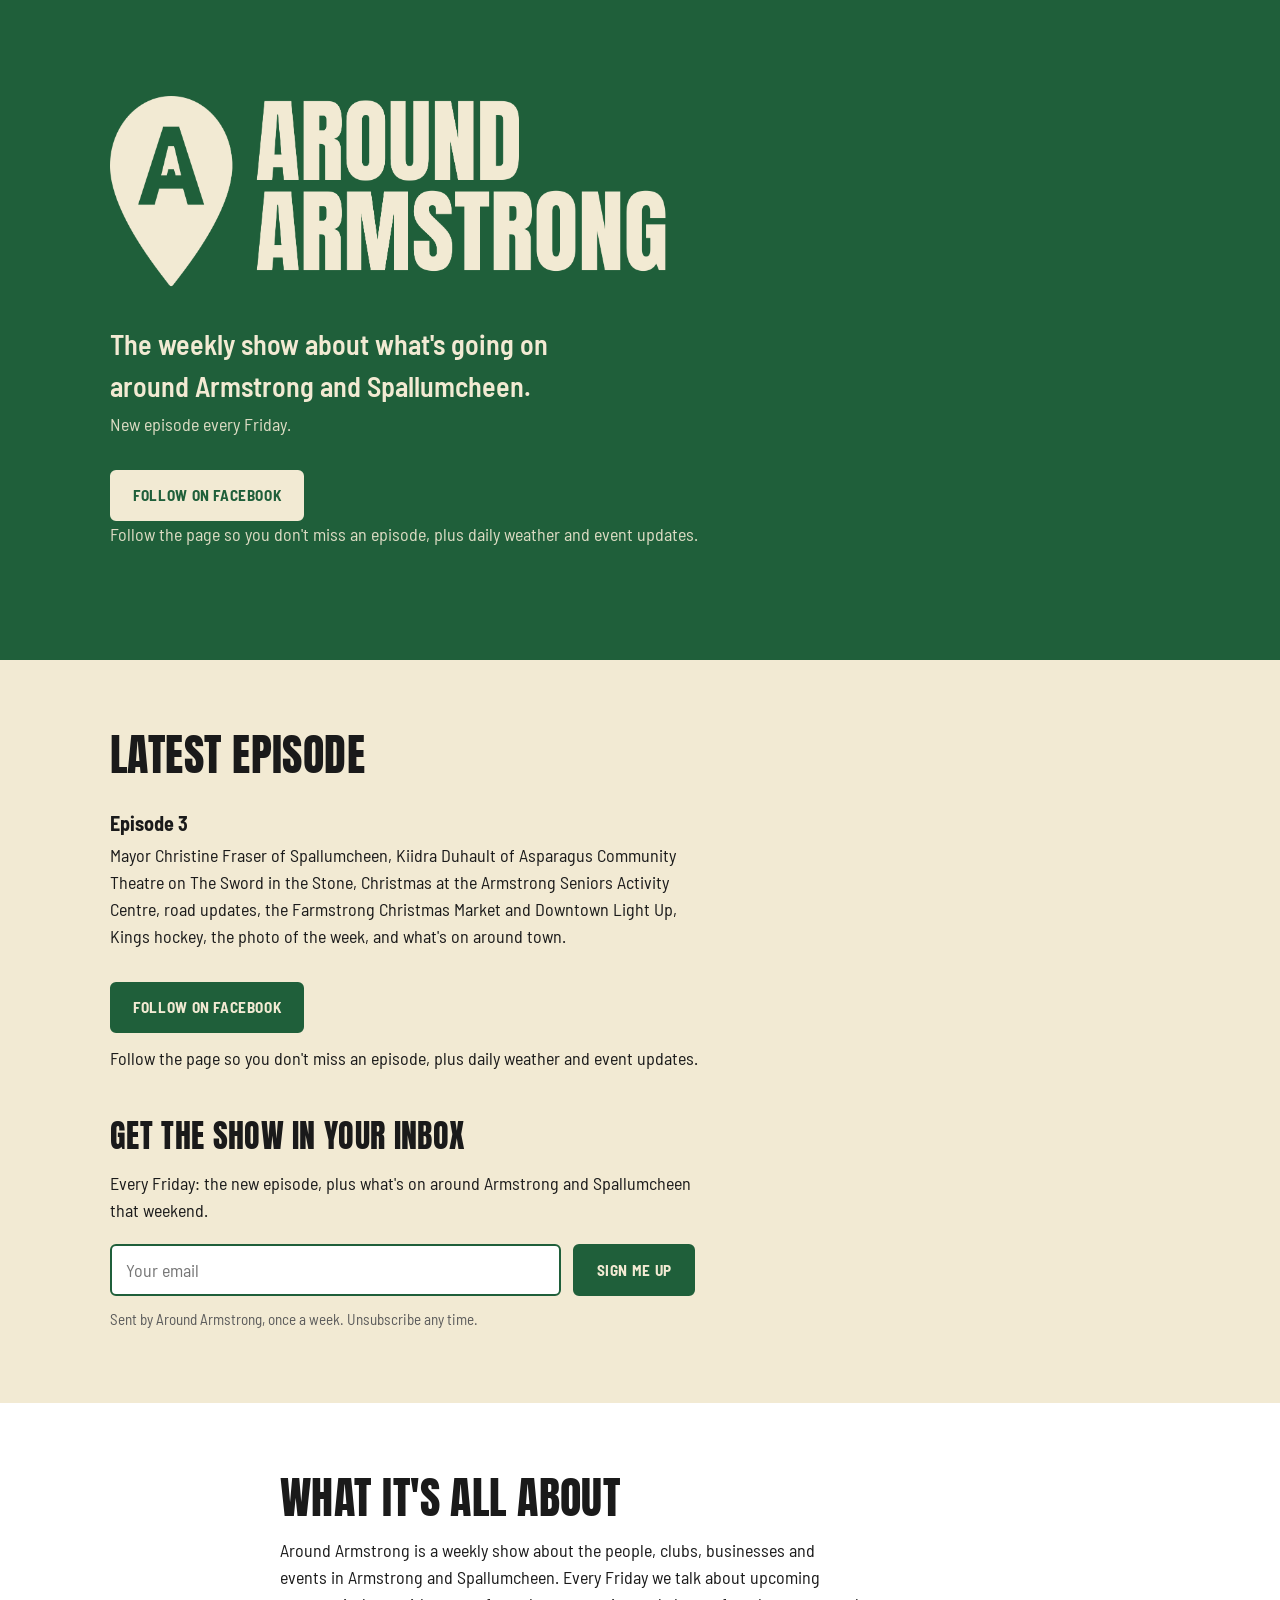
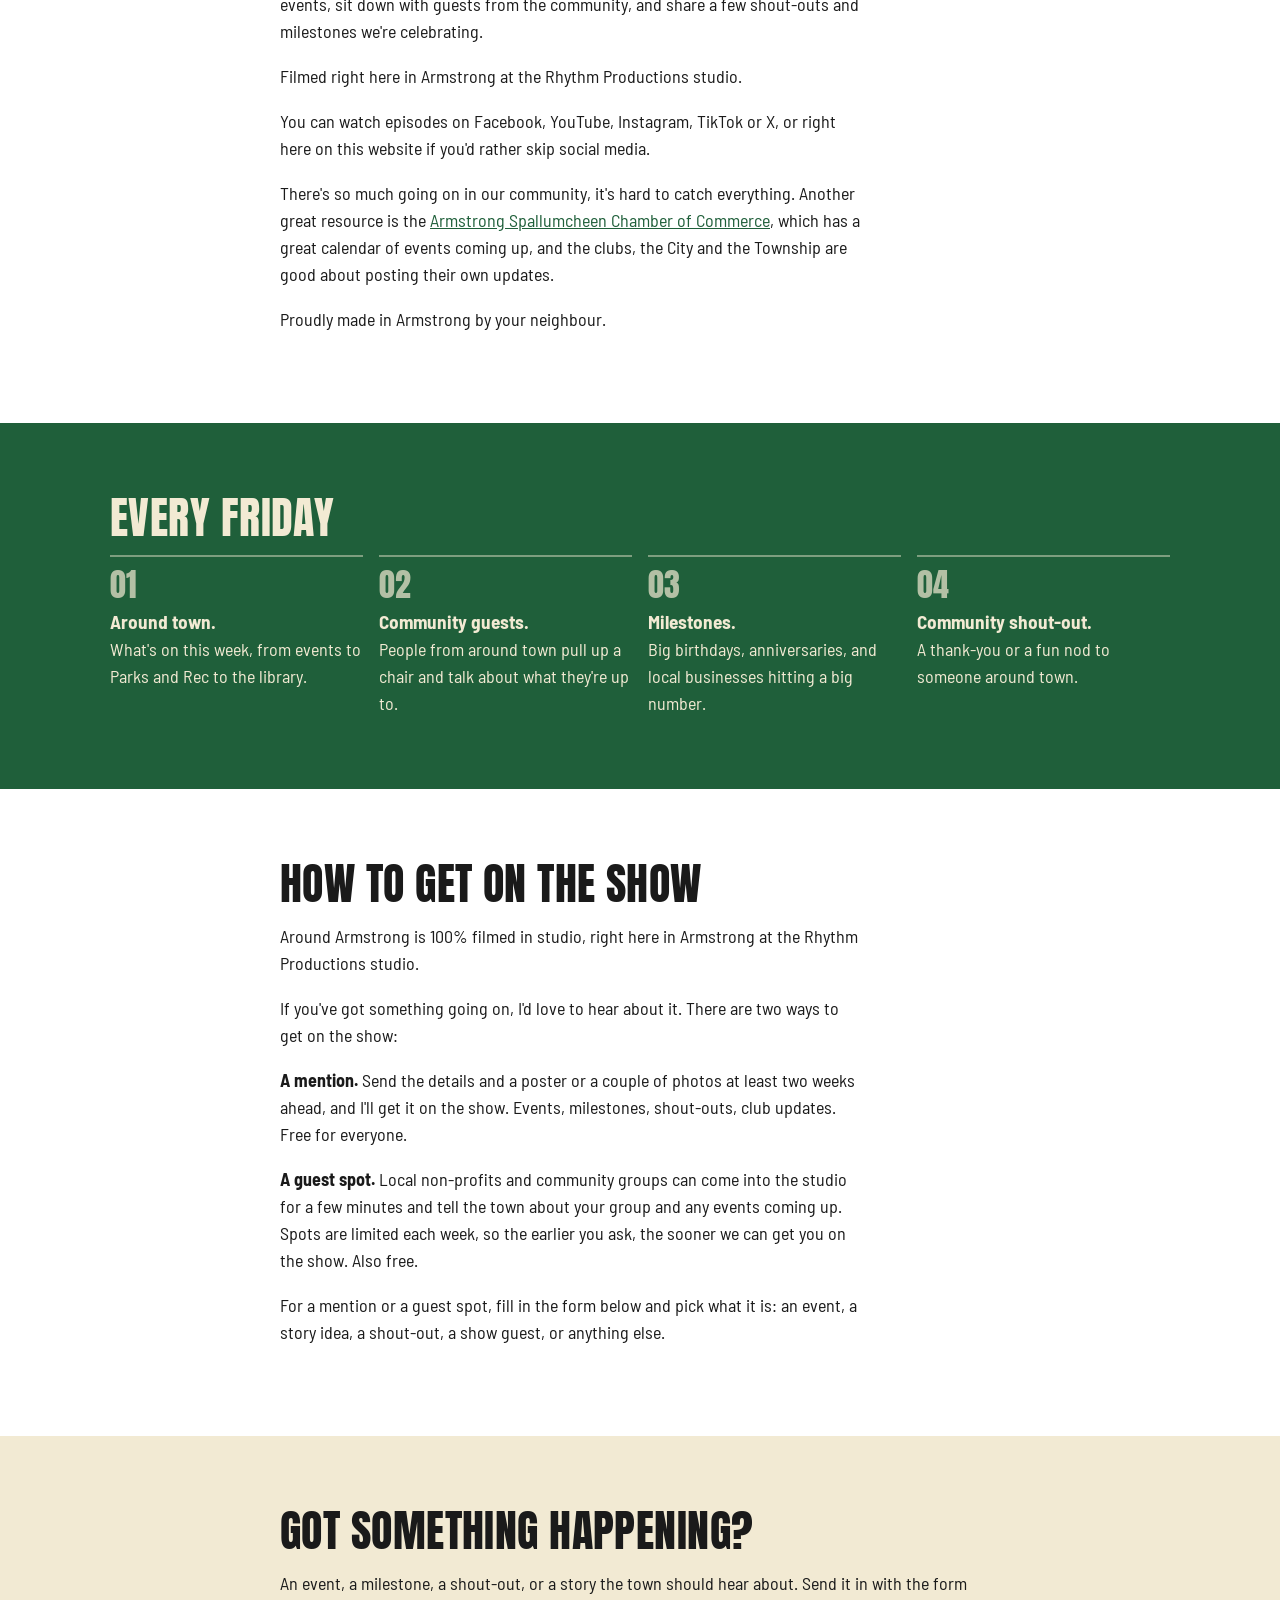
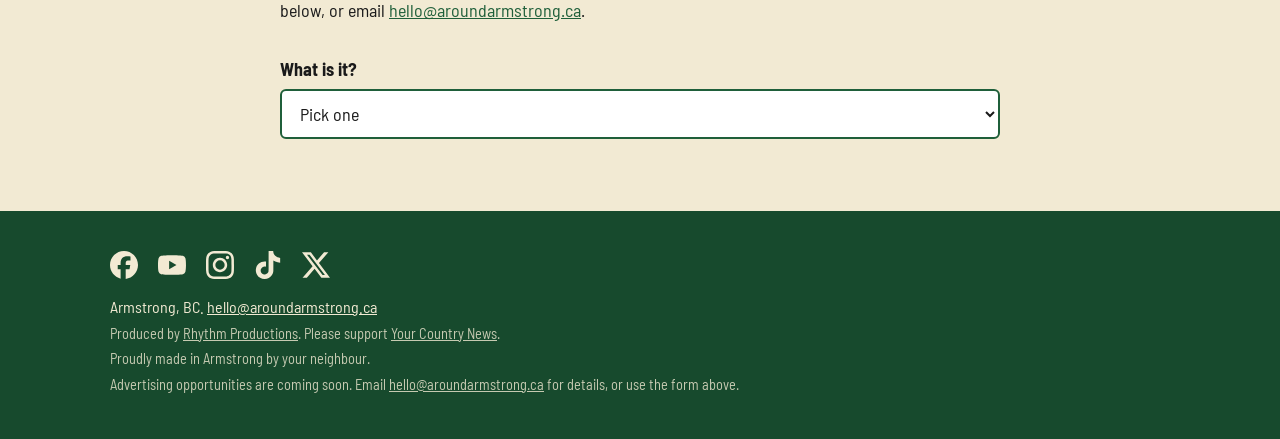
<file: index.html>
<!doctype html>
<html lang="en-CA">
<head>
  <meta charset="utf-8">
  <meta name="viewport" content="width=device-width, initial-scale=1">
  <title>Around Armstrong | The weekly show about what's going on around Armstrong and Spallumcheen</title>
  <meta name="description" content="The weekly show about what's going on around Armstrong and Spallumcheen. New episode every Friday.">
  <link rel="canonical" href="https://aroundarmstrong.ca/">
  <link rel="icon" type="image/svg+xml" href="/assets/favicon.svg">
  <link rel="icon" type="image/png" sizes="64x64" href="/assets/favicon.png">
  <link rel="apple-touch-icon" href="/assets/apple-touch-icon.png">
  <meta property="og:title" content="Around Armstrong | The weekly show about what's going on around Armstrong and Spallumcheen">
  <meta property="og:description" content="The weekly show about what's going on around Armstrong and Spallumcheen. New episode every Friday.">
  <meta property="og:image" content="https://aroundarmstrong.ca/assets/og-image.png">
  <meta property="og:url" content="https://aroundarmstrong.ca/">
  <meta property="og:type" content="website">
  <meta name="twitter:card" content="summary_large_image">
  <link rel="preconnect" href="https://fonts.googleapis.com">
  <link rel="preconnect" href="https://fonts.gstatic.com" crossorigin>
  <link href="https://fonts.googleapis.com/css2?family=Anton&family=Barlow+Semi+Condensed:wght@400;600;700&display=swap" rel="stylesheet">
  <link rel="stylesheet" href="/styles.css">
</head>
<body>
<div id="fb-root"></div>
<script async defer crossorigin="anonymous" src="https://connect.facebook.net/en_US/sdk.js#xfbml=1&amp;version=v21.0"></script>

<header class="hero">
  <div class="wrap">
    <a class="lockup" href="/" aria-label="Around Armstrong home"><img src="/assets/lockup-cream.png" alt="Around Armstrong" width="1727" height="600"></a>
    <p class="hero__tag">The weekly show about what's going on<br class="hero__br">around Armstrong and Spallumcheen.</p>
    <p class="hero__sub">New episode every Friday.</p>
    <div class="hero__cta">
      <a class="btn" href="https://www.facebook.com/aroundarmstrong" target="_blank" rel="noopener">Follow on Facebook</a>
    </div>
    <p class="hero__sub">Follow the page so you don't miss an episode, plus daily weather and event updates.</p>
  </div>
</header>

<main>

  <section class="episode" id="latest">
    <div class="wrap">
      <h2>Latest episode</h2>
      <!-- Update this Facebook video URL every Friday. Use the address from the post's Embed code, not a share link. -->
      <div class="embed"><div class="fb-video" data-href="https://www.facebook.com/reel/1477889657783889/" data-width="auto" data-show-text="true" data-allowfullscreen="true"></div></div>
      <p class="episode__title"><strong>Episode 3</strong></p>
      <p class="episode__desc">Mayor Christine Fraser of Spallumcheen, Kiidra Duhault of Asparagus Community Theatre on The Sword in the Stone, Christmas at the Armstrong Seniors Activity Centre, road updates, the Farmstrong Christmas Market and Downtown Light Up, Kings hockey, the photo of the week, and what's on around town.</p>

      <div class="follow">
        <a class="btn btn--solid" href="https://www.facebook.com/aroundarmstrong" target="_blank" rel="noopener">Follow on Facebook</a>
        <p class="follow__note">Follow the page so you don't miss an episode, plus daily weather and event updates.</p>
      </div>

      <div class="signup">
        <h3>Get the show in your inbox</h3>
        <p>Every Friday: the new episode, plus what's on around Armstrong and Spallumcheen that weekend.</p>
        <form class="signup__form" action="https://buttondown.com/api/emails/embed-subscribe/AroundArmstrong" method="post" target="_blank">
          <label for="s-email" class="visually-hidden">Email</label>
          <input id="s-email" type="email" name="email" placeholder="Your email" autocomplete="email" required>
          <input type="hidden" name="embed" value="1">
          <input type="hidden" name="tag" value="website">
          <button class="btn btn--solid" type="submit">Sign me up</button>
        </form>
        <p class="signup__fine">Sent by Around Armstrong, once a week. Unsubscribe any time.</p>
      </div>
    </div>
  </section>

  <section class="about" id="about">
    <div class="wrap wrap--narrow">
      <h2>What it's all about</h2>
      <p>Around Armstrong is a weekly show about the people, clubs, businesses and events in Armstrong and Spallumcheen. Every Friday we talk about upcoming events, sit down with guests from the community, and share a few shout-outs and milestones we're celebrating.</p>
      <p>Filmed right here in Armstrong at the Rhythm Productions studio.</p>
      <p>You can watch episodes on Facebook, YouTube, Instagram, TikTok or X, or right here on this website if you'd rather skip social media.</p>
      <p>There's so much going on in our community, it's hard to catch everything. Another great resource is the <a href="https://www.aschamber.com" target="_blank" rel="noopener">Armstrong Spallumcheen Chamber of Commerce</a>, which has a great calendar of events coming up, and the clubs, the City and the Township are good about posting their own updates.</p>
      <p>Proudly made in Armstrong by your neighbour.</p>
    </div>
  </section>

  <section class="rundown" id="rundown">
    <div class="wrap">
      <h2>Every Friday</h2>
      <ol class="segments">
        <li><strong>Around town.</strong> What's on this week, from events to Parks and Rec to the library.</li>
        <li><strong>Community guests.</strong> People from around town pull up a chair and talk about what they're up to.</li>
        <li><strong>Milestones.</strong> Big birthdays, anniversaries, and local businesses hitting a big number.</li>
        <li><strong>Community shout-out.</strong> A thank-you or a fun nod to someone around town.</li>
      </ol>
    </div>
  </section>

  <section class="about" id="get-on-the-show">
    <div class="wrap wrap--narrow">
      <h2>How to get on the show</h2>
      <p>Around Armstrong is 100% filmed in studio, right here in Armstrong at the Rhythm Productions studio.</p>
      <p>If you've got something going on, I'd love to hear about it. There are two ways to get on the show:</p>
      <p><strong>A mention.</strong> Send the details and a poster or a couple of photos at least two weeks ahead, and I'll get it on the show. Events, milestones, shout-outs, club updates. Free for everyone.</p>
      <p><strong>A guest spot.</strong> Local non-profits and community groups can come into the studio for a few minutes and tell the town about your group and any events coming up. Spots are limited each week, so the earlier you ask, the sooner we can get you on the show. Also free.</p>
      <p>For a mention or a guest spot, fill in the form below and pick what it is: an event, a story idea, a shout-out, a show guest, or anything else.</p>
    </div>
  </section>

  <section class="tip" id="tips">
    <div class="wrap wrap--narrow">
      <h2>Got something happening?</h2>
      <p>An event, a milestone, a shout-out, or a story the town should hear about. Send it in with the form below, or email <a href="mailto:hello@aroundarmstrong.ca">hello@aroundarmstrong.ca</a>.</p>

      <form class="form" id="submission-form" name="submissions" method="POST" action="/thanks.html" enctype="multipart/form-data" data-netlify="true" netlify-honeypot="bot-field">
        <input type="hidden" name="form-name" value="submissions">
        <p class="form__hp" aria-hidden="true">
          <label>Leave this field empty: <input type="text" name="bot-field" tabindex="-1" autocomplete="off"></label>
        </p>

        <div class="form__row">
          <label for="f-type">What is it?</label>
          <select id="f-type" name="type" required aria-describedby="f-type-err">
            <option value="" disabled selected>Pick one</option>
            <option>Event</option>
            <option>Milestone</option>
            <option>Shout-out</option>
            <option>Pet of the week</option>
            <option>Story idea</option>
            <option>Show guest</option>
            <option>Sponsor inquiry</option>
            <option>Something else</option>
          </select>
          <p class="form__error" id="f-type-err" hidden></p>
        </div>

        <div class="form__body" id="form-body">

          <!-- Pet of the week only -->
          <fieldset class="form__group" data-for="pet">
            <legend class="visually-hidden">Pet of the week</legend>
            <p class="form__intro">Send us your pet and a couple of sentences about them. We pick one each week.</p>
            <div class="form__row">
              <label for="f-pet-name">Pet's name</label>
              <input id="f-pet-name" name="pet_name" type="text" aria-describedby="f-pet-name-err">
              <p class="form__error" id="f-pet-name-err" hidden></p>
            </div>
          </fieldset>

          <!-- Shared by every type -->
          <div class="form__row">
            <label for="f-name"><span data-label-general>Your name</span><span data-label-pet hidden>Your first name</span></label>
            <input id="f-name" name="name" type="text" autocomplete="name" required aria-describedby="f-name-err">
            <p class="form__error" id="f-name-err" hidden></p>
          </div>

          <div class="form__row">
            <label for="f-email">Email</label>
            <input id="f-email" name="email" type="email" autocomplete="email" required aria-describedby="f-email-help f-email-err">
            <p class="form__help" id="f-email-help" data-help-pet hidden>Not shown on air. So we can tell you which Friday your pet is on.</p>
            <p class="form__error" id="f-email-err" hidden></p>
          </div>

          <fieldset class="form__row form__town" aria-describedby="f-town-err">
            <legend><span>Your town</span> <span class="form__opt" data-town-opt>(optional)</span></legend>
            <div class="form__choices">
              <label class="form__choice"><input type="radio" name="town" value="Armstrong"> Armstrong</label>
              <label class="form__choice"><input type="radio" name="town" value="Spallumcheen"> Spallumcheen</label>
              <label class="form__choice"><input type="radio" name="town" value="Other" id="f-town-other-radio"> Other</label>
            </div>
            <div class="form__other" id="f-town-other-wrap" hidden>
              <label for="f-town-other">Which town?</label>
              <input id="f-town-other" name="town_other" type="text" autocomplete="address-level2" aria-describedby="f-town-other-err">
              <p class="form__error" id="f-town-other-err" hidden></p>
            </div>
            <p class="form__error" id="f-town-err" hidden></p>
          </fieldset>

          <!-- Every type except Pet of the week -->
          <fieldset class="form__group" data-for="general">
            <legend class="visually-hidden">Details</legend>
            <div class="form__row">
              <label for="f-phone">Phone <span class="form__opt">(optional)</span></label>
              <input id="f-phone" name="phone" type="tel" autocomplete="tel">
            </div>

            <div class="form__row">
              <label for="f-org">Business or organization <span class="form__opt">(optional)</span></label>
              <input id="f-org" name="organization" type="text" autocomplete="organization">
            </div>

            <div class="form__row">
              <label for="f-date">When is it happening? <span class="form__opt">(optional)</span></label>
              <input id="f-date" name="date" type="date">
            </div>

            <div class="form__row">
              <label for="f-details">Tell me about it</label>
              <textarea id="f-details" name="details" rows="6" required aria-describedby="f-details-err"></textarea>
              <p class="form__error" id="f-details-err" hidden></p>
            </div>
          </fieldset>

          <!-- Pet of the week only -->
          <fieldset class="form__group" data-for="pet">
            <legend class="visually-hidden">About your pet</legend>
            <div class="form__row">
              <label for="f-pet-about">About your pet (2 sentences)</label>
              <textarea id="f-pet-about" name="pet_about" rows="4" maxlength="300" aria-describedby="f-pet-about-count f-pet-about-err"></textarea>
              <p class="form__help form__count" id="f-pet-about-count" aria-live="polite">0 / 300</p>
              <p class="form__error" id="f-pet-about-err" hidden></p>
            </div>
          </fieldset>

          <div class="form__row form__row--check">
            <label><input type="checkbox" name="newsletter" value="yes"> <strong>Add me to the weekly email too</strong></label>
          </div>

          <!-- Photo box: consent, then photo. Submit sits right after it. -->
          <fieldset class="form__photobox">
          <legend>Add a photo <span class="form__opt" id="f-photo-opt">(optional)</span></legend>
          <div class="form__row form__row--check form__consent">
            <label><input id="f-consent" type="checkbox" name="consent" value="yes" required aria-describedby="f-consent-err"> <span id="f-consent-text">I took this photo or have permission to share it. If people are in it, they've agreed to it being shared (a parent or guardian for anyone under 18). Around Armstrong can show it on the show, the website and its social media pages.</span></label>
            <input type="hidden" name="consent_text" id="f-consent-text-field" value="I took this photo or have permission to share it. If people are in it, they've agreed to it being shared (a parent or guardian for anyone under 18). Around Armstrong can show it on the show, the website and its social media pages.">
            <input type="hidden" name="consent_at" id="f-consent-at" value="">
            <p class="form__error" id="f-consent-err" hidden></p>
          </div>

          <div class="form__row" id="f-photo-row">
            <label for="f-photo">Choose a photo</label>
            <input id="f-photo" name="photo" type="file" accept="image/*" aria-describedby="f-photo-help f-photo-lock f-photo-err">
            <p class="form__help" id="f-photo-help">One photo, up to 8 MB.</p>
            <p class="form__help form__lock" id="f-photo-lock" hidden>Tick the box above to add a photo.</p>
            <p class="form__error" id="f-photo-err" hidden></p>
          </div>
          </fieldset>

          <button class="btn btn--solid" type="submit">Send it in</button>
        </div>
      </form>
    </div>
  </section>

</main>

<footer class="foot">
  <div class="wrap">
    <nav class="social" aria-label="Social links">
      <a class="social__icon social__icon--facebook" href="https://www.facebook.com/aroundarmstrong" target="_blank" rel="noopener" aria-label="Around Armstrong on Facebook" title="Facebook"></a>
      <a class="social__icon social__icon--youtube" href="https://www.youtube.com/@aroundarmstrong" target="_blank" rel="noopener" aria-label="Episodes on YouTube" title="Episodes on YouTube"></a>
      <a class="social__icon social__icon--instagram" href="https://www.instagram.com/aroundarmstrong" target="_blank" rel="noopener" aria-label="Around Armstrong on Instagram" title="Instagram"></a>
      <a class="social__icon social__icon--tiktok" href="https://www.tiktok.com/@aroundarmstrong" target="_blank" rel="noopener" aria-label="Around Armstrong on TikTok" title="TikTok"></a>
      <a class="social__icon social__icon--x" href="https://x.com/aroundarmstrong" target="_blank" rel="noopener" aria-label="Around Armstrong on X" title="X"></a>
    </nav>
    <p class="foot__line">Armstrong, BC. <a href="mailto:hello@aroundarmstrong.ca">hello@aroundarmstrong.ca</a></p>
    <p class="foot__line foot__line--small">Produced by <a href="https://rhythmproductions.ca" target="_blank" rel="noopener">Rhythm Productions</a>. Please support <a href="https://www.facebook.com/p/Your-Country-News-100063523994968/" target="_blank" rel="noopener">Your Country News</a>.</p>
    <p class="foot__line foot__line--small">Proudly made in Armstrong by your neighbour.</p>
    <p class="foot__line foot__line--small">Advertising opportunities are coming soon. Email <a href="mailto:hello@aroundarmstrong.ca">hello@aroundarmstrong.ca</a> for details, or use the form above.</p>
  </div>
</footer>

<script src="/form.js" defer></script>
</body>
</html>
</file>
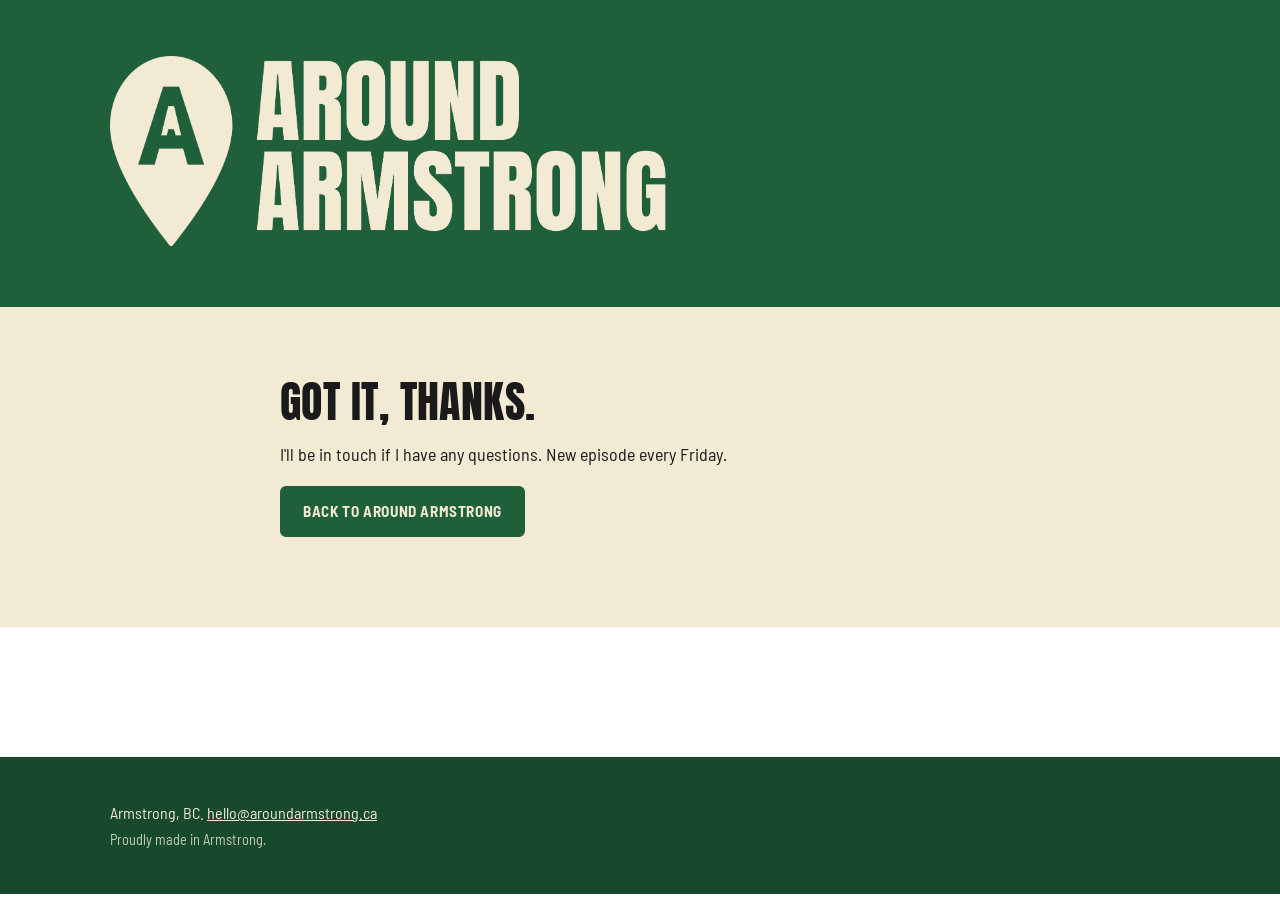
<file: thanks.html>
<!doctype html>
<html lang="en-CA">
<head>
  <meta charset="utf-8">
  <meta name="viewport" content="width=device-width, initial-scale=1">
  <title>Got it, thanks | Around Armstrong</title>
  <meta name="robots" content="noindex">
  <link rel="icon" type="image/svg+xml" href="/assets/favicon.svg">
  <link rel="icon" type="image/png" sizes="64x64" href="/assets/favicon.png">
  <link rel="apple-touch-icon" href="/assets/apple-touch-icon.png">
  <link rel="preconnect" href="https://fonts.googleapis.com">
  <link rel="preconnect" href="https://fonts.gstatic.com" crossorigin>
  <link href="https://fonts.googleapis.com/css2?family=Anton&family=Barlow+Semi+Condensed:wght@400;600;700&display=swap" rel="stylesheet">
  <link rel="stylesheet" href="/styles.css">
</head>
<body class="thanks">

<header class="hero hero--short">
  <div class="wrap">
    <a class="lockup" href="/" aria-label="Around Armstrong home"><img src="/assets/lockup-cream.png" alt="Around Armstrong" width="1727" height="600"></a>
  </div>
</header>

<main>
  <section class="tip">
    <div class="wrap wrap--narrow">
      <h2>Got it, thanks.</h2>
      <p>I'll be in touch if I have any questions. New episode every Friday.</p>
      <p><a class="btn btn--solid" href="/">Back to Around Armstrong</a></p>
    </div>
  </section>
</main>

<footer class="foot">
  <div class="wrap">
    <p class="foot__line">Armstrong, BC. <a href="mailto:hello@aroundarmstrong.ca">hello@aroundarmstrong.ca</a></p>
    <p class="foot__line foot__line--small">Proudly made in Armstrong.</p>
  </div>
</footer>

</body>
</html>
</file>
<file: styles.css>
:root {
  --green: #1F5F3A;
  --green-deep: #174A2D;
  --cream: #F2EAD3;
  --ink: #1A1A1A;
  --paper: #FFFFFF;
  --mute: #5B5B5B;
  --wrap: 1100px;
}

* { box-sizing: border-box; }
html { scroll-behavior: smooth; }
body {
  margin: 0;
  font-family: "Barlow Semi Condensed", system-ui, -apple-system, "Segoe UI", sans-serif;
  font-size: 1.125rem;
  line-height: 1.5;
  color: var(--ink);
  background: var(--paper);
}
a { color: var(--green); }
h2 {
  font-family: "Anton", "Arial Narrow", sans-serif;
  font-weight: 400;
  letter-spacing: 0.01em;
  font-size: clamp(2rem, 4vw, 2.75rem);
  line-height: 1;
  margin: 0 0 1rem;
  text-transform: uppercase;
}
.wrap { max-width: var(--wrap); margin: 0 auto; padding: 0 1.25rem; }
.wrap--narrow { max-width: 760px; }

/* hero */
.hero {
  background: var(--green);
  color: var(--cream);
  padding: clamp(3rem, 8vw, 6rem) 0 clamp(3rem, 7vw, 5rem);
}
.lockup { display: block; max-width: 560px; }
.lockup img { width: 100%; height: auto; display: block; }
.hero__tag {
  font-size: clamp(1.25rem, 2.6vw, 1.75rem);
  font-weight: 600;
  margin: 2rem 0 0.25rem;
  max-width: 40ch;
}
.hero__sub { margin: 0 0 2rem; font-size: 1.125rem; opacity: 0.9; }
.hero__cta { display: flex; gap: 0.75rem; flex-wrap: wrap; }
.btn {
  display: inline-block;
  padding: 0.8em 1.4em;
  border-radius: 6px;
  background: var(--cream);
  color: var(--green);
  font-weight: 700;
  text-decoration: none;
  text-transform: uppercase;
  letter-spacing: 0.04em;
  font-size: 0.95rem;
  border: 2px solid var(--cream);
}
.btn--ghost { background: transparent; color: var(--cream); }
.btn:hover { filter: brightness(1.05); }

/* sections */
section { padding: clamp(2.5rem, 6vw, 4.5rem) 0; }
.episode { background: var(--cream); }
.video {
  position: relative;
  aspect-ratio: 16 / 9;
  background: var(--green-deep);
  border-radius: 8px;
  overflow: hidden;
}
.video iframe { position: absolute; inset: 0; width: 100%; height: 100%; border: 0; }
.embed { max-width: 100%; overflow: hidden; border-radius: 8px; }
.embed .fb-post,
.embed .fb-post span,
.embed .fb-post iframe,
.embed .fb-video,
.embed .fb-video span,
.embed .fb-video iframe { width: 100% !important; max-width: 100% !important; }
.video--placeholder {
  display: grid;
  place-items: center;
  color: var(--cream);
  text-align: center;
  padding: 1.5rem;
  font-size: clamp(1.1rem, 2.2vw, 1.4rem);
  font-weight: 600;
}
.video--placeholder p { max-width: 32ch; margin: 0; }
.episode__title { margin: 1rem 0 0.25rem; font-size: 1.25rem; }
.episode__desc { margin: 0; max-width: 65ch; }
.follow { margin-top: 2rem; }
.follow__note { margin: 0.75rem 0 0; }
.signup { margin-top: 3rem; max-width: 65ch; }
.signup h3 {
  font-family: "Anton", "Arial Narrow", sans-serif;
  font-weight: 400;
  letter-spacing: 0.01em;
  font-size: clamp(1.5rem, 3vw, 2rem);
  line-height: 1;
  margin: 0 0 0.75rem;
  text-transform: uppercase;
}
.signup__form { display: grid; grid-template-columns: 1fr auto; gap: 0.75rem; margin-top: 1.25rem; }
.signup__form input[type="email"] {
  width: 100%;
  font: inherit;
  color: var(--ink);
  background: var(--paper);
  border: 2px solid var(--green);
  border-radius: 6px;
  padding: 0.6em 0.8em;
}
.signup__form input:focus { outline: 3px solid var(--green-deep); outline-offset: 2px; }
.signup__form .btn { font: inherit; font-weight: 700; text-transform: uppercase; letter-spacing: 0.04em; font-size: 0.95rem; cursor: pointer; }
.signup__fine { margin: 0.75rem 0 0; font-size: 0.95rem; color: var(--mute); }
.visually-hidden { position: absolute; width: 1px; height: 1px; overflow: hidden; clip: rect(0 0 0 0); white-space: nowrap; }
@media (max-width: 520px) { .signup__form { grid-template-columns: 1fr; } }

.about p { max-width: 65ch; }

.rundown { background: var(--green); color: var(--cream); }
.segments {
  list-style: none;
  counter-reset: seg;
  padding: 0;
  margin: 0;
  display: grid;
  gap: 1rem;
  grid-template-columns: repeat(auto-fit, minmax(240px, 1fr));
}
.segments li {
  counter-increment: seg;
  border-top: 2px solid rgba(242, 234, 211, 0.45);
  padding-top: 0.75rem;
}
.segments li::before {
  content: counter(seg, decimal-leading-zero);
  display: block;
  font-family: "Anton", sans-serif;
  font-size: 2rem;
  line-height: 1;
  margin-bottom: 0.4rem;
  opacity: 0.7;
}
.segments strong { display: block; font-size: 1.2rem; }

.tiers { padding-left: 1.2rem; }
.tiers li { margin-bottom: 0.6rem; }

.tip { background: var(--cream); }

/* form */
.form { margin-top: 2rem; display: grid; gap: 1.1rem; }
.form__row { display: grid; gap: 0.35rem; }
.form label { font-weight: 700; }
.form__opt { font-weight: 400; color: var(--mute); }
.form input,
.form select,
.form textarea {
  width: 100%;
  font: inherit;
  color: var(--ink);
  background: var(--paper);
  border: 2px solid var(--green);
  border-radius: 6px;
  padding: 0.6em 0.8em;
}
.form textarea { resize: vertical; min-height: 9rem; }
.form input[type="file"] { padding: 0.45em 0.6em; background: var(--paper); }
.form input:focus,
.form select:focus,
.form textarea:focus { outline: 3px solid var(--green-deep); outline-offset: 2px; }
.form__help { margin: 0; font-size: 0.95rem; color: var(--mute); }
.form__hp { display: none; }
.form__row--check label { display: flex; align-items: center; gap: 0.6rem; font-weight: 400; }
.form__row--check input { width: 1.2rem; height: 1.2rem; accent-color: var(--green); }
.form .btn { justify-self: start; }

/* type-first form */
.form__body { display: grid; gap: 1.1rem; }
.form [hidden] { display: none !important; }
.form fieldset { border: 0; margin: 0; padding: 0; min-width: 0; }
.form__group { display: grid; gap: 1.1rem; }
.form legend { font-weight: 700; padding: 0; margin-bottom: 0.35rem; }
.form__intro { margin: 0; font-size: 1.05rem; }
.form__choices { display: flex; flex-wrap: wrap; gap: 0.5rem 1.5rem; }
.form .form__choice { display: flex; align-items: center; gap: 0.5rem; font-weight: 400; min-height: 44px; }
.form .form__choice input,
.form__row--check input { width: 1.2rem; height: 1.2rem; flex: none; padding: 0; accent-color: var(--green); }
.form__other { display: grid; gap: 0.35rem; margin-top: 0.5rem; }
.form fieldset.form__photobox { border: 2px solid rgba(31, 95, 58, 0.35); border-radius: 8px; padding: 1rem 1.1rem 1.1rem; background: rgba(31, 95, 58, 0.07); display: grid; gap: 1rem; }
.form__photobox legend { font-size: 1.1rem; padding: 0 0.4rem; margin-left: -0.4rem; }
.form__consent label { align-items: flex-start; line-height: 1.45; }
.form__consent input { margin-top: 0.2rem; }
.form input[type="file"]:disabled { opacity: 0.5; cursor: not-allowed; }
.form__count { text-align: right; }
.form__error { margin: 0; font-size: 0.95rem; font-weight: 700; color: #9B2C1F; }
.form [aria-invalid="true"] { border-color: #9B2C1F; }
@media (max-width: 520px) {
  .form__choices { flex-direction: column; gap: 0; }
  .form .btn { justify-self: stretch; text-align: center; }
}
.btn--solid { background: var(--green); color: var(--cream); border-color: var(--green); }
.btn--solid:hover { background: var(--green-deep); border-color: var(--green-deep); filter: none; }

/* thank-you page */
.hero--short { padding: clamp(2rem, 5vw, 3.5rem) 0; }
.thanks main { min-height: 50vh; }

/* footer */
.foot { background: var(--green-deep); color: var(--cream); padding: 2.5rem 0; font-size: 1rem; }
.foot a { color: var(--cream); }
.social { display: flex; gap: 1.25rem; flex-wrap: wrap; margin-bottom: 1rem; font-weight: 700; text-transform: uppercase; letter-spacing: 0.05em; font-size: 0.9rem; }
.social a { text-decoration: none; }
.social a:hover { text-decoration: underline; }
.social__icon {
  display: inline-block;
  width: 28px;
  height: 28px;
  background-color: var(--cream);
  -webkit-mask: var(--icon) center / contain no-repeat;
  mask: var(--icon) center / contain no-repeat;
}
.social__icon:hover { opacity: 0.8; }
.social__icon:focus-visible { outline: 2px solid var(--cream); outline-offset: 4px; }
.social__icon--facebook { --icon: url("/assets/icons/facebook.svg"); }
.social__icon--youtube { --icon: url("/assets/icons/youtube.svg"); }
.social__icon--instagram { --icon: url("/assets/icons/instagram.svg"); }
.social__icon--tiktok { --icon: url("/assets/icons/tiktok.svg"); }
.social__icon--x { --icon: url("/assets/icons/x.svg"); }
.foot__line { margin: 0.25rem 0; }
.foot__line--small { font-size: 0.9rem; opacity: 0.8; }

@media (max-width: 520px) { .hero__br { display: none; } }
</file>
